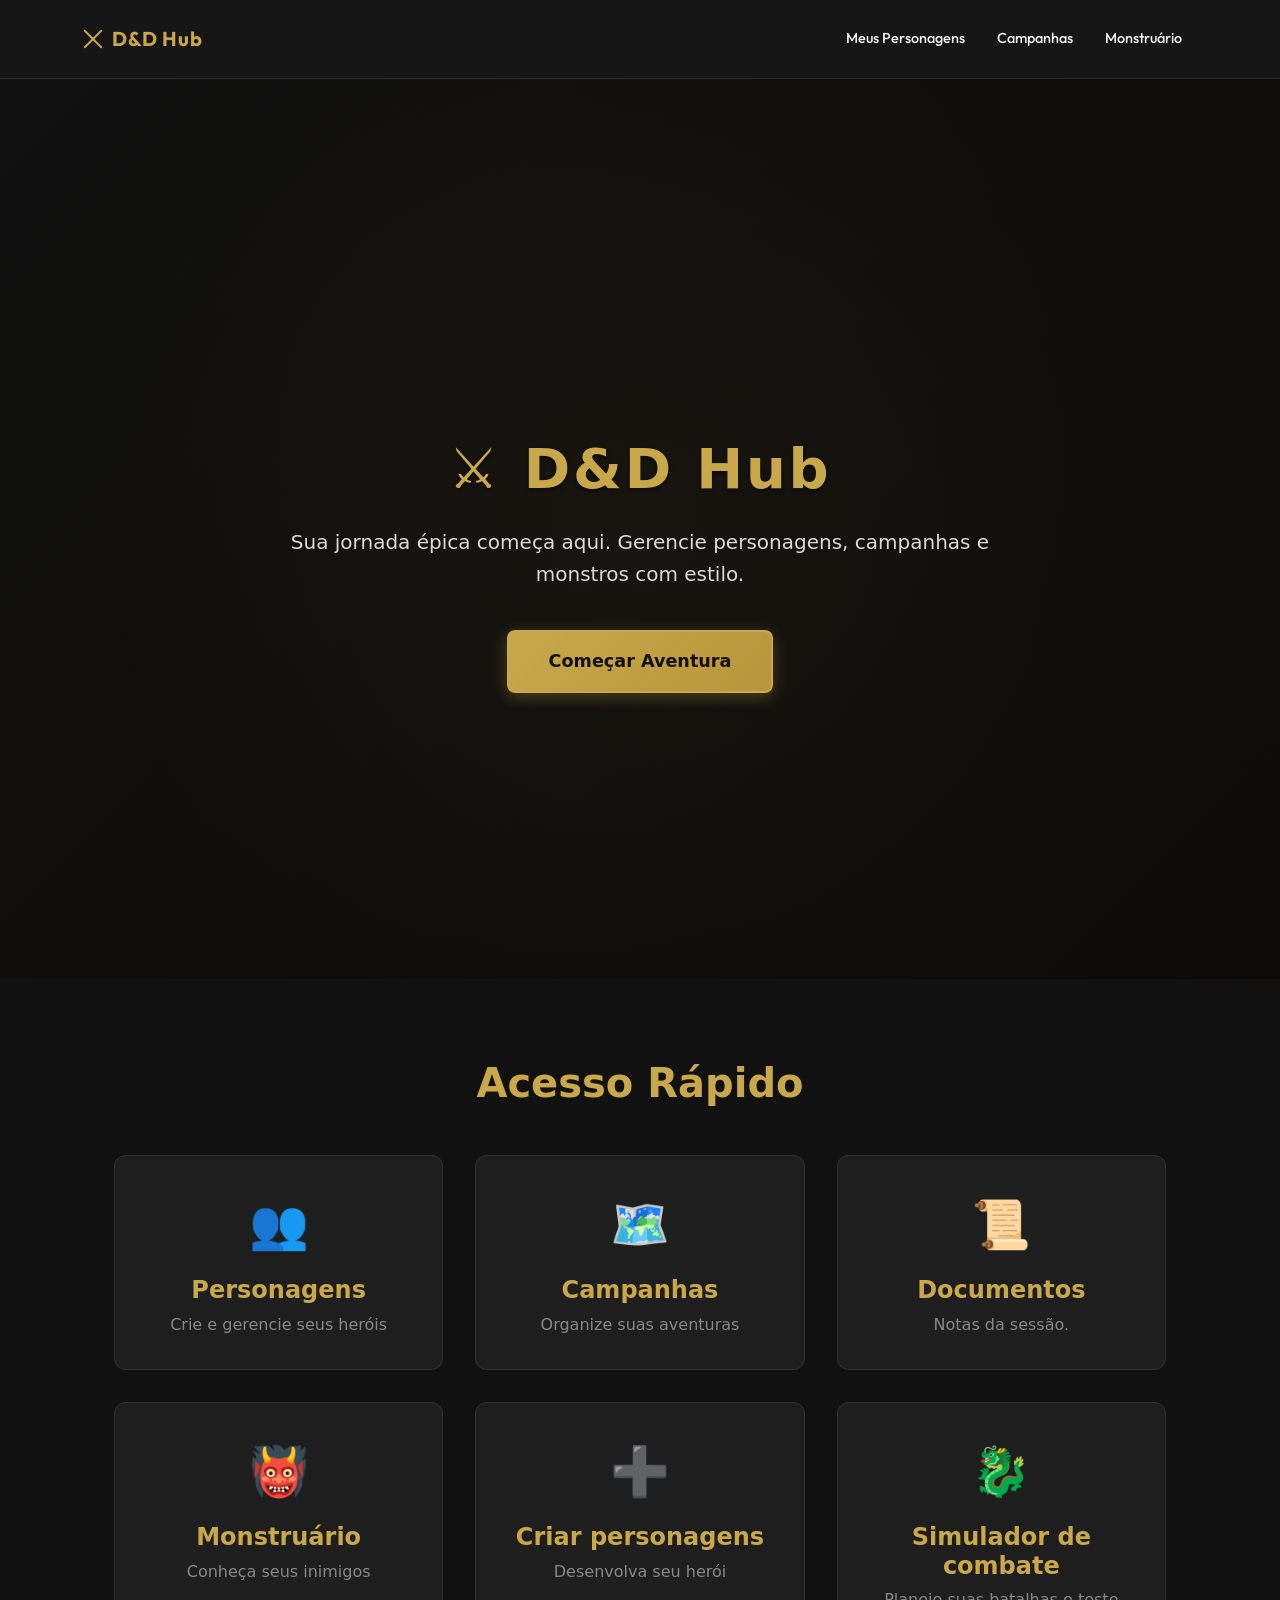
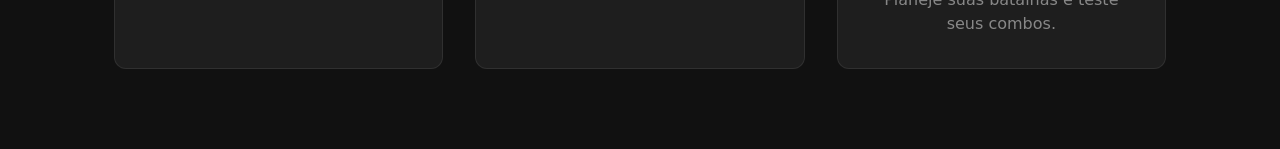
<file: index.html>
<!DOCTYPE html>
<html lang="pt-BR">
<head>
  <meta charset="UTF-8">
  <meta name="viewport" content="width=device-width, initial-scale=1.0">
  <title>D&D Hub Lite</title>
  <link rel="stylesheet" href="css/style.css">
  <link href="https://cdn.jsdelivr.net/npm/bootstrap@5.3.8/dist/css/bootstrap.min.css" rel="stylesheet" integrity="sha384-sRIl4kxILFvY47J16cr9ZwB07vP4J8+LH7qKQnuqkuIAvNWLzeN8tE5YBujZqJLB" crossorigin="anonymous">
</head>
<body>

  <nav class="navbar navbar-expand-lg dnd-navbar">
    <div class="container">

      <a class="navbar-brand" href="#">
        <!-- Ícone de espadas cruzadas simples -->
        <svg class="brand-icon" viewBox="0 0 24 24" fill="none" xmlns="http://www.w3.org/2000/svg">
          <line x1="3" y1="3" x2="21" y2="21" stroke="#c9a84c" stroke-width="2" stroke-linecap="round"/>
          <line x1="21" y1="3" x2="3" y2="21" stroke="#c9a84c" stroke-width="2" stroke-linecap="round"/>
          <circle cx="12" cy="12" r="2" fill="#c9a84c"/>
        </svg>
        D&amp;D Hub
      </a>

      <button class="navbar-toggler" type="button"
              data-bs-toggle="collapse" data-bs-target="#navbarMain"
              aria-controls="navbarMain" aria-expanded="false" aria-label="Abrir menu">
        <span class="navbar-toggler-icon"></span>
      </button>

      <div class="collapse navbar-collapse" id="navbarMain">
        <ul class="navbar-nav ms-auto">
          <li class="nav-item">
            <a class="nav-link" href="meus_personagens.html">Meus Personagens</a>
          </li>
          <li class="nav-item">
            <a class="nav-link" href="#">Campanhas</a>
          </li>
          <li class="nav-item">
            <a class="nav-link" href="#">Monstruário</a>
          </li>
        </ul>
      </div>

    </div>
  </nav>

  <main>
    <!-- SEÇÃO HERO -->
    <section class="hero-section">
      <div class="container">
        <div class="hero-content">
          <h1 class="hero-title">⚔️ D&D Hub</h1>
          <p class="hero-subtitle">Sua jornada épica começa aqui. Gerencie personagens, campanhas e monstros com estilo.</p>
          <div class="hero-actions">
            <a href="meus_personagens.html" class="btn-primary">Começar Aventura</a>
          </div>
        </div>
      </div>
    </section>

    <!-- SEÇÃO ACESSO RÁPIDO -->
    <section class="quick-access-section">
      <div class="container">
        <h2 class="section-title">Acesso Rápido</h2>
        <div class="quick-access-grid">
          <a href="meus_personagens.html" class="access-card">
            <div class="card-icon">👥</div>
            <h3>Personagens</h3>
            <p>Crie e gerencie seus heróis</p>
          </a>

          <a href="#" class="access-card">
            <div class="card-icon">🗺</div>
            <h3>Campanhas</h3>
            <p>Organize suas aventuras</p>
          </a>

          <a href="meus_personagens.html#dice-section" class="access-card">
            <div class="card-icon">📜</div>
            <h3>Documentos</h3>
            <p>Notas da sessão.</p>
          </a>

          <a href="#" class="access-card">
            <div class="card-icon">👹</div>
            <h3>Monstruário</h3>
            <p>Conheça seus inimigos</p>
          </a>
          <a href="#" class="access-card">
            <div class="card-icon">➕</div>
            <h3>Criar personagens</h3>
            <p>Desenvolva seu herói</p>
          </a>
          <a href="#" class="access-card">
            <div class="card-icon">🐉</div>
            <h3>Simulador de combate </h3>
            <p>Planeje suas batalhas e teste seus combos.</p>
          </a>
        </div>
      </div>
    </section>
  </main>

<script src="https://cdn.jsdelivr.net/npm/bootstrap@5.3.8/dist/js/bootstrap.bundle.min.js" integrity="sha384-FKyoEForCGlyvwx9Hj09JcYn3nv7wiPVlz7YYwJrWVcXK/BmnVDxM+D2scQbITxI" crossorigin="anonymous"></script>
</body>
</html>
</file>
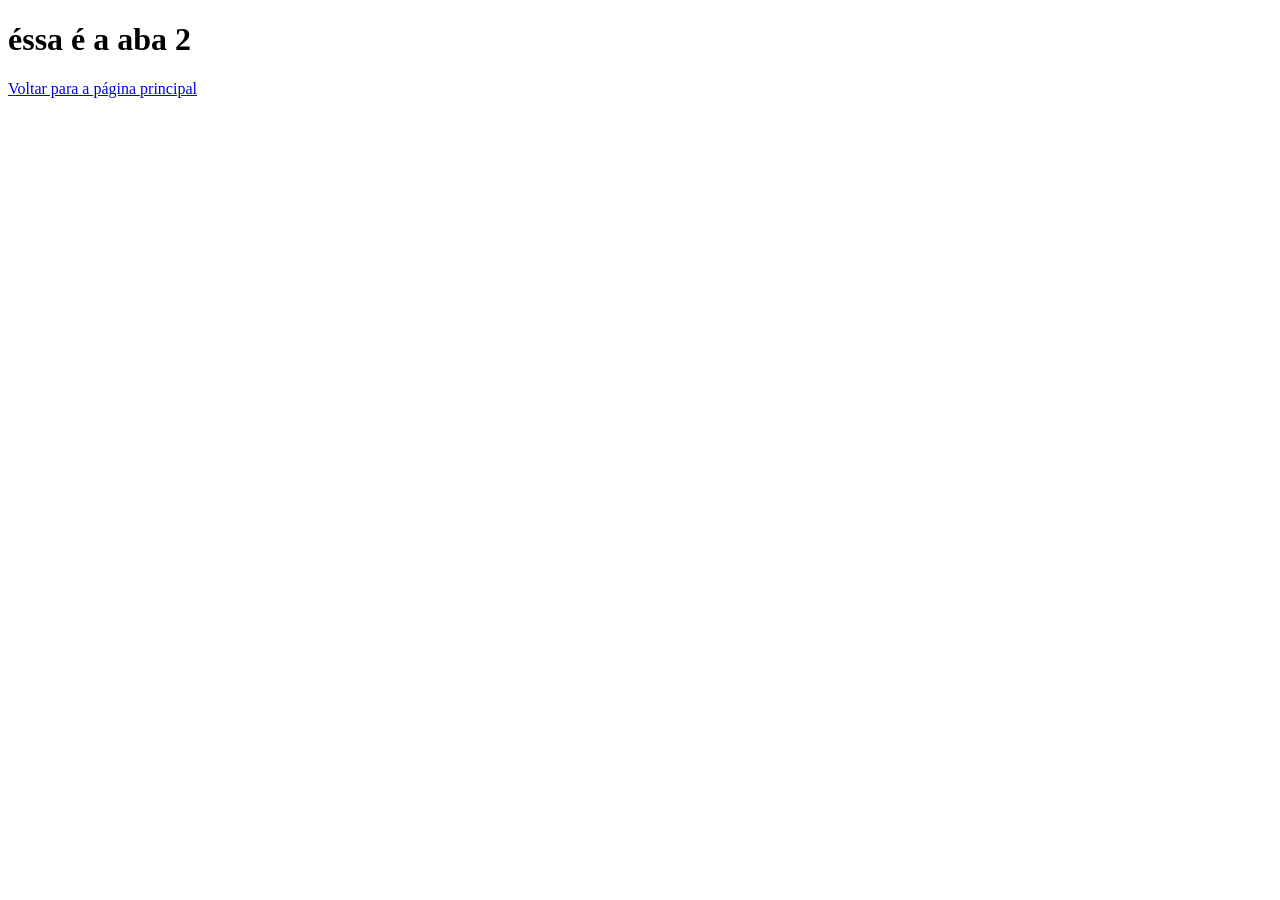
<file: aba2_teste.html>
<!DOCTYPE html>
<html lang="en">
<head>
    <meta charset="UTF-8">
    <meta name="viewport" content="width=device-width, initial-scale=1.0">
    <title>Document</title>
</head>
<body>
    <h1>éssa é a aba 2</h1>
    <a href="index.html">Voltar para a página principal</a>
</body>
</html>
</file>
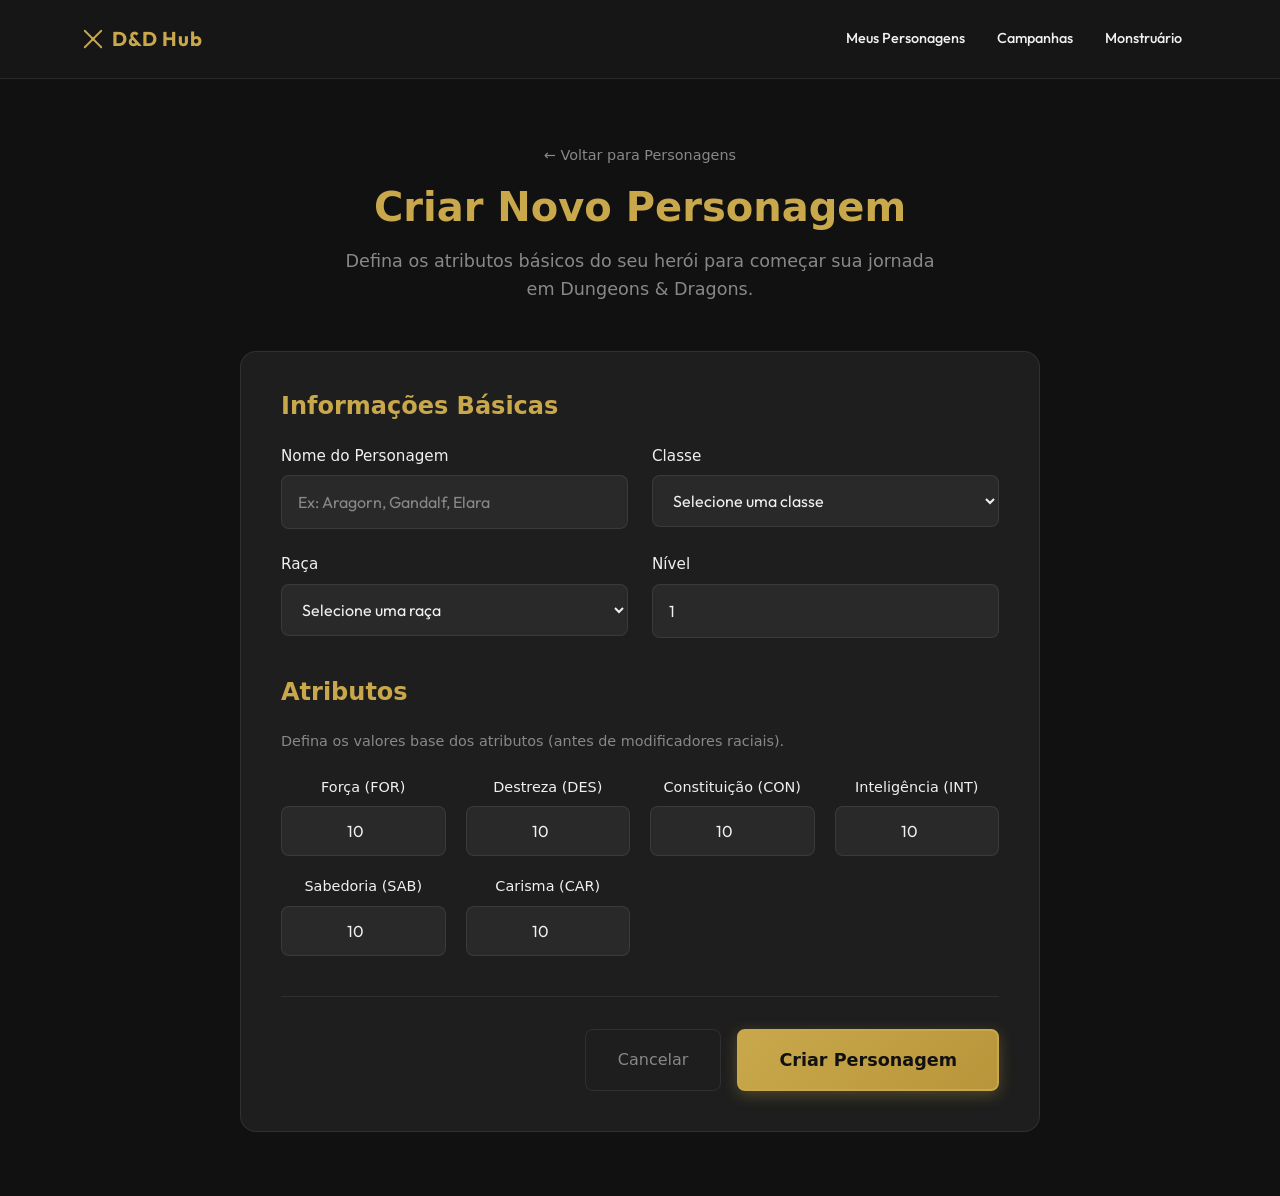
<file: criar_personagem.html>
<!DOCTYPE html>
<html lang="pt-BR">
<head>
  <meta charset="UTF-8">
  <meta name="viewport" content="width=device-width, initial-scale=1.0">
  <title>Criar Personagem - D&D Hub</title>
  <link rel="stylesheet" href="css/style.css">
  <link href="https://cdn.jsdelivr.net/npm/bootstrap@5.3.8/dist/css/bootstrap.min.css" rel="stylesheet" integrity="sha384-sRIl4kxILFvY47J16cr9ZwB07vP4J8+LH7qKQnuqkuIAvNWLzeN8tE5YBujZqJLB" crossorigin="anonymous">
</head>
<body>

  <nav class="navbar navbar-expand-lg dnd-navbar">
    <div class="container">

      <a class="navbar-brand" href="index.html">
        <!-- Ícone de espadas cruzadas simples -->
        <svg class="brand-icon" viewBox="0 0 24 24" fill="none" xmlns="http://www.w3.org/2000/svg">
          <line x1="3" y1="3" x2="21" y2="21" stroke="#c9a84c" stroke-width="2" stroke-linecap="round"/>
          <line x1="21" y1="3" x2="3" y2="21" stroke="#c9a84c" stroke-width="2" stroke-linecap="round"/>
          <circle cx="12" cy="12" r="2" fill="#c9a84c"/>
        </svg>
        D&amp;D Hub
      </a>

      <button class="navbar-toggler" type="button"
              data-bs-toggle="collapse" data-bs-target="#navbarMain"
              aria-controls="navbarMain" aria-expanded="false" aria-label="Abrir menu">
        <span class="navbar-toggler-icon"></span>
      </button>

      <div class="collapse navbar-collapse" id="navbarMain">
        <ul class="navbar-nav ms-auto">
          <li class="nav-item">
            <a class="nav-link" href="meus_personagens.html">Meus Personagens</a>
          </li>
          <li class="nav-item">
            <a class="nav-link" href="#">Campanhas</a>
          </li>
          <li class="nav-item">
            <a class="nav-link" href="#">Monstruário</a>
          </li>
        </ul>
      </div>

    </div>
  </nav>

  <main>
    <section class="create-character-page">
      <div class="container">
        <div class="create-header">
          <a href="meus_personagens.html" class="back-link">← Voltar para Personagens</a>
          <h1>Criar Novo Personagem</h1>
          <p>Defina os atributos básicos do seu herói para começar sua jornada em Dungeons & Dragons.</p>
        </div>

        <form id="character-form" class="character-form">
          <div class="form-section">
            <h2>Informações Básicas</h2>
            <div class="form-row">
              <div class="form-group">
                <label for="character-name">Nome do Personagem</label>
                <input type="text" id="character-name" name="name" placeholder="Ex: Aragorn, Gandalf, Elara" required>
              </div>
              <div class="form-group">
                <label for="character-class">Classe</label>
                <select id="character-class" name="class" required>
                  <option value="" >Selecione uma classe</option>
                  <option value="guerreiro">Guerreiro</option>
                  <option value="mago">Mago</option>
                  <option value="ladrao">Ladrão</option>
                  <option value="clerigo">Clérigo</option>
                  <option value="paladino">Paladino</option>
                  <option value="barbaro">Bárbaro</option>
                  <option value="bardo">Bardo</option>
                  <option value="druida">Druida</option>
                  <option value="feiticeiro">Feiticeiro</option>
                  <option value="monge">Monge</option>
                  <option value="patrulheiro">Patrulheiro</option>
                  <option value="bruxo">Bruxo</option>
                </select>
              </div>
            </div>

            <div class="form-row">
              <div class="form-group">
                <label for="character-race">Raça</label>
                <select id="character-race" name="race" required>
                  <option value="">Selecione uma raça</option>
                  <option value="humano">Humano</option>
                  <option value="elfo">Elfo</option>
                  <option value="anao">Anão</option>
                  <option value="halfling">Halfling</option>
                  <option value="gnomo">Gnomo</option>
                  <option value="meio-elfo">Meio-Elfo</option>
                  <option value="meio-orc">Meio-Orc</option>
                  <option value="tiefling">Tiefling</option>
                  <option value="draconato">Draconato</option>
                </select>
              </div>
              <div class="form-group">
                <label for="character-level">Nível</label>
                <input type="number" id="character-level" name="level" min="1" max="20" value="1" required>
              </div>
            </div>
          </div>

          <div class="form-section">
            <h2>Atributos</h2>
            <p class="form-note">Defina os valores base dos atributos (antes de modificadores raciais).</p>

            <div class="attributes-grid">
              <div class="attribute-group">
                <label for="character-str">Força (FOR)</label>
                <input type="number" id="character-str" name="str" min="1" max="20" value="10" required>
              </div>
              <div class="attribute-group">
                <label for="character-dex">Destreza (DES)</label>
                <input type="number" id="character-dex" name="dex" min="1" max="20" value="10" required>
              </div>
              <div class="attribute-group">
                <label for="character-con">Constituição (CON)</label>
                <input type="number" id="character-con" name="con" min="1" max="20" value="10" required>
              </div>
              <div class="attribute-group">
                <label for="character-int">Inteligência (INT)</label>
                <input type="number" id="character-int" name="int" min="1" max="20" value="10" required>
              </div>
              <div class="attribute-group">
                <label for="character-wis">Sabedoria (SAB)</label>
                <input type="number" id="character-wis" name="wis" min="1" max="20" value="10" required>
              </div>
              <div class="attribute-group">
                <label for="character-cha">Carisma (CAR)</label>
                <input type="number" id="character-cha" name="cha" min="1" max="20" value="10" required>
              </div>
            </div>
          </div>

          <div class="form-actions">
            <button type="button" id="btn-cancel" class="btn-secondary">Cancelar</button>
            <button type="submit" id="btn-criar-personagem" class="btn-primary">Criar Personagem</button>
          </div>
        </form>
      </div>
    </section>
  </main>
  <script src="javascript/script.js"></script>
  <script src="https://cdn.jsdelivr.net/npm/bootstrap@5.3.8/dist/js/bootstrap.bundle.min.js" 
  integrity="sha384-FKyoEForCGlyvwx9Hj09JcYn3nv7wiPVlz7YYwJrWVcXK/BmnVDxM+D2scQbITxI" 
  crossorigin="anonymous"></script>
</html>
</file>
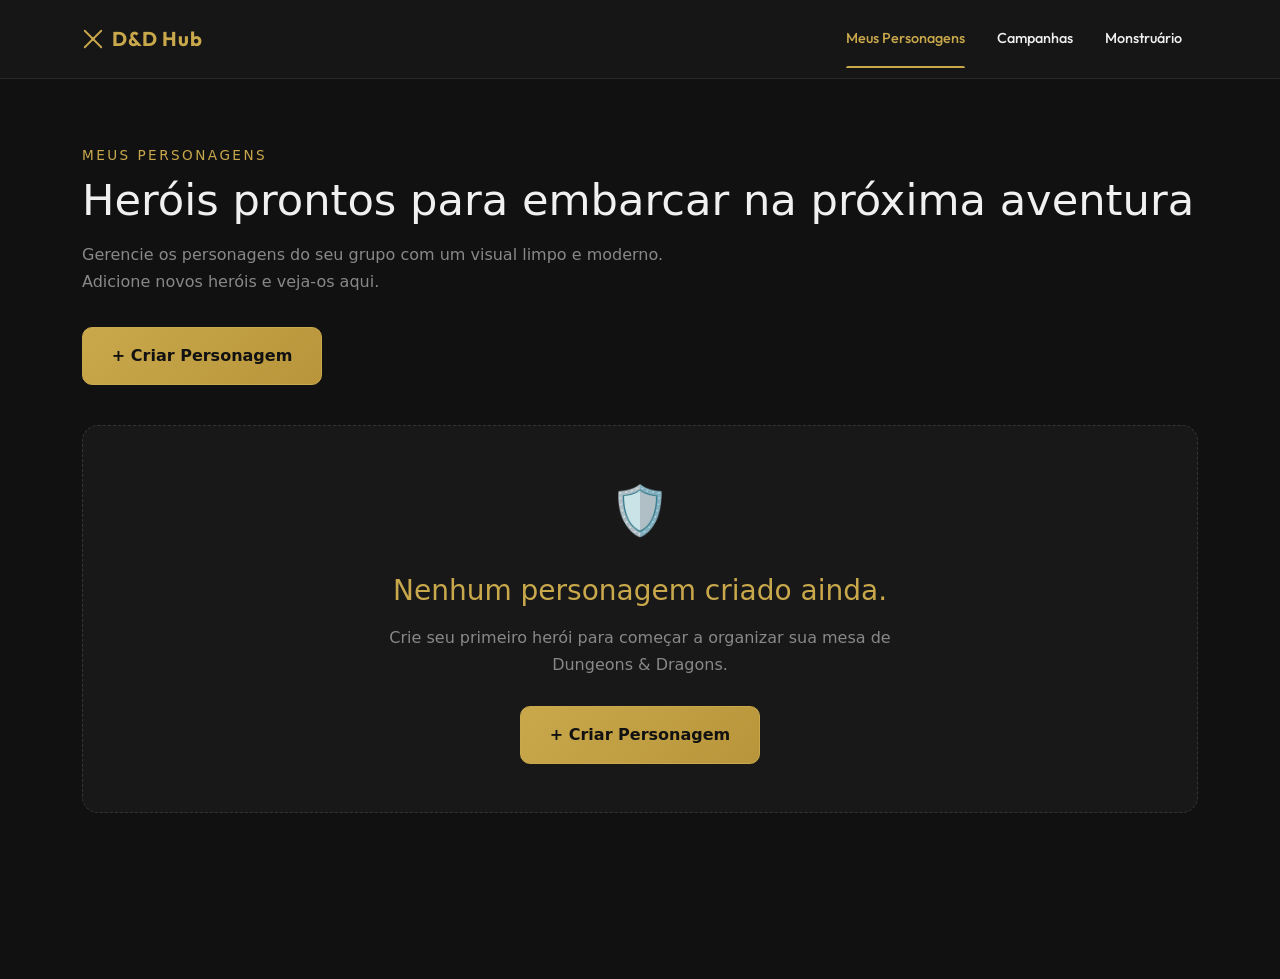
<file: meus_personagens.html>
<!DOCTYPE html>
<html lang="pt-BR">
<head>
  <meta charset="UTF-8">
  <meta name="viewport" content="width=device-width, initial-scale=1.0">
  <title>Meus Personagens - D&D Hub</title>
  <link rel="stylesheet" href="css/style.css">
  <link href="https://cdn.jsdelivr.net/npm/bootstrap@5.3.8/dist/css/bootstrap.min.css" rel="stylesheet" integrity="sha384-sRIl4kxILFvY47J16cr9ZwB07vP4J8+LH7qKQnuqkuIAvNWLzeN8tE5YBujZqJLB" crossorigin="anonymous">
</head>
<body>

  <nav class="navbar navbar-expand-lg dnd-navbar">
    <div class="container">

      <a class="navbar-brand" href="index.html">
        <!-- Ícone de espadas cruzadas simples -->
        <svg class="brand-icon" viewBox="0 0 24 24" fill="none" xmlns="http://www.w3.org/2000/svg">
          <line x1="3" y1="3" x2="21" y2="21" stroke="#c9a84c" stroke-width="2" stroke-linecap="round"/>
          <line x1="21" y1="3" x2="3" y2="21" stroke="#c9a84c" stroke-width="2" stroke-linecap="round"/>
          <circle cx="12" cy="12" r="2" fill="#c9a84c"/>
        </svg>
        D&amp;D Hub
      </a>

      <button class="navbar-toggler" type="button"
              data-bs-toggle="collapse" data-bs-target="#navbarMain"
              aria-controls="navbarMain" aria-expanded="false" aria-label="Abrir menu">
        <span class="navbar-toggler-icon"></span>
      </button>

      <div class="collapse navbar-collapse" id="navbarMain">
        <ul class="navbar-nav ms-auto">
          <li class="nav-item">
            <a class="nav-link active" href="meus_personagens.html">Meus Personagens</a>
          </li>
          <li class="nav-item">
            <a class="nav-link" href="#">Campanhas</a>
          </li>
          <li class="nav-item">
            <a class="nav-link" href="#">Monstruário</a>
          </li>
        </ul>
      </div>

    </div>
  </nav>


  <main>
    <section id="characters-section" class="characters-page">
      <div class="container">
        <div class="characters-header">
          <div>
            <span class="section-label">Meus Personagens</span>
            <h1>Heróis prontos para embarcar na próxima aventura</h1>
            <p>Gerencie os personagens do seu grupo com um visual limpo e moderno. Adicione novos heróis e veja-os aqui.</p>
          </div>
          <a href="criar_personagem.html" class="create-button">+ Criar Personagem</a>
        </div>

        <div id="characters-list" class="characters-list">
          <div class="empty-state">
            <span class="empty-icon">🛡️</span>
            <h2>Nenhum personagem criado ainda.</h2>
            <p>Crie seu primeiro herói para começar a organizar sua mesa de Dungeons & Dragons.</p>
            <a href="criar_personagem.html" class="create-button">+ Criar Personagem</a>
          </div>

          <!-- Exemplo de cards quando houver personagens
          <div class="characters-grid">
            <article class="character-card">
              <h3>Arion Tempesf</h3>
              <small>Paladino</small>
              <div class="character-meta">
                <span>Nível 6</span>
                <span>Humano</span>
              </div>
            </article>
            <article class="character-card">
              <h3>Lyra Sombraluna</h3>
              <small>Bruxa</small>
              <div class="character-meta">
                <span>Nível 5</span>
                <span>Elfa</span>
              </div>
            </article>
          </div>
          -->
        </div>
      </div>
    </section>
  </main>

  <script src="https://cdn.jsdelivr.net/npm/bootstrap@5.3.8/dist/js/bootstrap.bundle.min.js" integrity="sha384-FKyoEForCGlyvwx9Hj09JcYn3nv7wiPVlz7YYwJrWVcXK/BmnVDxM+D2scQbITxI" crossorigin="anonymous"></script>
</body>
</html>
</file>
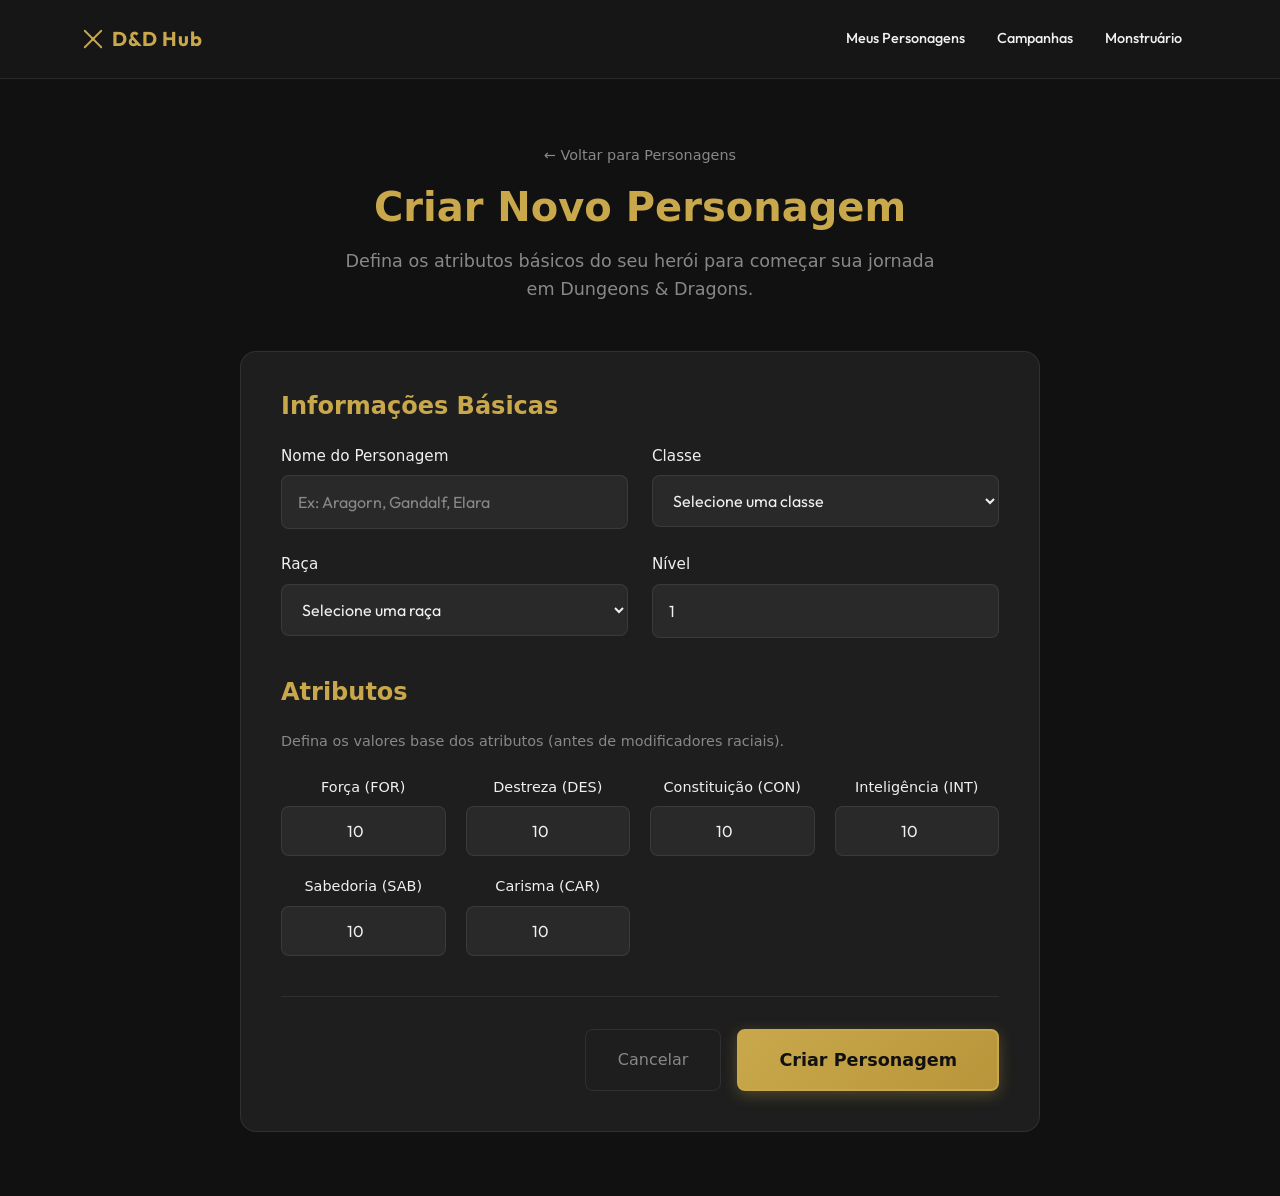
<file: _legado/criar_personagem.html>
<!DOCTYPE html>
<html lang="pt-BR">
<head>
  <meta charset="UTF-8">
  <meta name="viewport" content="width=device-width, initial-scale=1.0">
  <title>Criar Personagem - D&D Hub</title>
  <link rel="stylesheet" href="css/style.css">
  <link href="https://cdn.jsdelivr.net/npm/bootstrap@5.3.8/dist/css/bootstrap.min.css" rel="stylesheet" integrity="sha384-sRIl4kxILFvY47J16cr9ZwB07vP4J8+LH7qKQnuqkuIAvNWLzeN8tE5YBujZqJLB" crossorigin="anonymous">
</head>
<body>

  <nav class="navbar navbar-expand-lg dnd-navbar">
    <div class="container">

      <a class="navbar-brand" href="index.html">
        <!-- Ícone de espadas cruzadas simples -->
        <svg class="brand-icon" viewBox="0 0 24 24" fill="none" xmlns="http://www.w3.org/2000/svg">
          <line x1="3" y1="3" x2="21" y2="21" stroke="#c9a84c" stroke-width="2" stroke-linecap="round"/>
          <line x1="21" y1="3" x2="3" y2="21" stroke="#c9a84c" stroke-width="2" stroke-linecap="round"/>
          <circle cx="12" cy="12" r="2" fill="#c9a84c"/>
        </svg>
        D&amp;D Hub
      </a>

      <button class="navbar-toggler" type="button"
              data-bs-toggle="collapse" data-bs-target="#navbarMain"
              aria-controls="navbarMain" aria-expanded="false" aria-label="Abrir menu">
        <span class="navbar-toggler-icon"></span>
      </button>

      <div class="collapse navbar-collapse" id="navbarMain">
        <ul class="navbar-nav ms-auto">
          <li class="nav-item">
            <a class="nav-link" href="meus_personagens.html">Meus Personagens</a>
          </li>
          <li class="nav-item">
            <a class="nav-link" href="#">Campanhas</a>
          </li>
          <li class="nav-item">
            <a class="nav-link" href="#">Monstruário</a>
          </li>
        </ul>
      </div>

    </div>
  </nav>

  <main>
    <section class="create-character-page">
      <div class="container">
        <div class="create-header">
          <a href="meus_personagens.html" class="back-link">← Voltar para Personagens</a>
          <h1>Criar Novo Personagem</h1>
          <p>Defina os atributos básicos do seu herói para começar sua jornada em Dungeons & Dragons.</p>
        </div>

        <form id="character-form" class="character-form">
          <div class="form-section">
            <h2>Informações Básicas</h2>
            <div class="form-row">
              <div class="form-group">
                <label for="character-name">Nome do Personagem</label>
                <input type="text" id="character-name" name="name" placeholder="Ex: Aragorn, Gandalf, Elara" required>
              </div>
              <div class="form-group">
                <label for="character-class">Classe</label>
                <select id="character-class" name="class" required>
                  <option value="">Selecione uma classe</option>
                  <option value="guerreiro">Guerreiro</option>
                  <option value="mago">Mago</option>
                  <option value="ladrao">Ladrão</option>
                  <option value="clerigo">Clérigo</option>
                  <option value="paladino">Paladino</option>
                  <option value="barbaro">Bárbaro</option>
                  <option value="bardo">Bardo</option>
                  <option value="druida">Druida</option>
                  <option value="feiticeiro">Feiticeiro</option>
                  <option value="monge">Monge</option>
                  <option value="patrulheiro">Patrulheiro</option>
                  <option value="bruxo">Bruxo</option>
                </select>
              </div>
            </div>

            <div class="form-row">
              <div class="form-group">
                <label for="character-race">Raça</label>
                <select id="character-race" name="race" required>
                  <option value="">Selecione uma raça</option>
                  <option value="humano">Humano</option>
                  <option value="elfo">Elfo</option>
                  <option value="anao">Anão</option>
                  <option value="halfling">Halfling</option>
                  <option value="gnomo">Gnomo</option>
                  <option value="meio-elfo">Meio-Elfo</option>
                  <option value="meio-orc">Meio-Orc</option>
                  <option value="tiefling">Tiefling</option>
                  <option value="draconato">Draconato</option>
                </select>
              </div>
              <div class="form-group">
                <label for="character-level">Nível</label>
                <input type="number" id="character-level" name="level" min="1" max="20" value="1" required>
              </div>
            </div>
          </div>

          <div class="form-section">
            <h2>Atributos</h2>
            <p class="form-note">Defina os valores base dos atributos (antes de modificadores raciais).</p>

            <div class="attributes-grid">
              <div class="attribute-group">
                <label for="character-str">Força (FOR)</label>
                <input type="number" id="character-str" name="str" min="1" max="20" value="10" required>
              </div>
              <div class="attribute-group">
                <label for="character-dex">Destreza (DES)</label>
                <input type="number" id="character-dex" name="dex" min="1" max="20" value="10" required>
              </div>
              <div class="attribute-group">
                <label for="character-con">Constituição (CON)</label>
                <input type="number" id="character-con" name="con" min="1" max="20" value="10" required>
              </div>
              <div class="attribute-group">
                <label for="character-int">Inteligência (INT)</label>
                <input type="number" id="character-int" name="int" min="1" max="20" value="10" required>
              </div>
              <div class="attribute-group">
                <label for="character-wis">Sabedoria (SAB)</label>
                <input type="number" id="character-wis" name="wis" min="1" max="20" value="10" required>
              </div>
              <div class="attribute-group">
                <label for="character-cha">Carisma (CAR)</label>
                <input type="number" id="character-cha" name="cha" min="1" max="20" value="10" required>
              </div>
            </div>
          </div>

          <div class="form-actions">
            <button type="button" id="btn-cancel" class="btn-secondary">Cancelar</button>
            <button type="submit" id="btn-criar-personagem" class="btn-primary">Criar Personagem</button>
          </div>
        </form>
      </div>
    </section>
  </main>

  <script src="https://cdn.jsdelivr.net/npm/bootstrap@5.3.8/dist/js/bootstrap.bundle.min.js" integrity="sha384-FKyoEForCGlyvwx9Hj09JcYn3nv7wiPVlz7YYwJrWVcXK/BmnVDxM+D2scQbITxI" crossorigin="anonymous"></script>
</body>
</html>
</file>
<file: css/style.css>
/* css/style.css */

@import url('https://fonts.googleapis.com/css2?family=Outfit:wght@400;500;600;700&display=swap');

:root {
  --bg-dark: #111111;
  --bg-card: #1e1e1e;
  --gold: #c9a84c;
  --text-primary: #f0f0f0;
  --text-muted: #888;
  --border: rgba(255,255,255,0.08);
}

* {
  box-sizing: border-box;
}

body {
  background-color: var(--bg-dark);
  font-family: 'Outfit', sans-serif;
  color: var(--text-primary);
  margin: 0;
  padding: 0;
  min-height: 100vh;
}

/* ── Navbar ── */
.dnd-navbar {
  background-color: #161616;
  border-bottom: 1px solid var(--border);
  padding: 0;
}

.dnd-navbar .navbar-brand {
  font-family: 'Outfit', sans-serif;
  font-weight: 700;
  font-size: 1.25rem;
  color: var(--gold) !important;
  letter-spacing: 0.04em;
  display: flex;
  align-items: center;
  gap: 8px;
  padding: 16px 0;
}

.brand-icon {
  width: 22px;
  height: 22px;
}

.dnd-navbar .navbar-toggler {
  border: 1px solid var(--border);
  border-radius: 6px;
  padding: 6px 10px;
}

.dnd-navbar .navbar-toggler:focus {
  box-shadow: none;
}

.dnd-navbar .navbar-toggler-icon {
  background-image: url("data:image/svg+xml,%3Csvg xmlns='http://www.w3.org/2000/svg' viewBox='0 0 30 30'%3E%3Cpath stroke='rgba(240,240,240,0.7)' stroke-width='2' d='M4 7h22M4 15h22M4 23h22'/%3E%3C/svg%3E");
}

.dnd-navbar .nav-link {
  font-family: 'Outfit', sans-serif;
  font-size: 0.9rem;
  font-weight: 500;
  color: var(--text-primary) !important;
  padding: 18px 16px !important;
  position: relative;
  transition: color 0.2s;
}

.dnd-navbar .nav-link:hover {
  color: var(--gold) !important;
}

.dnd-navbar .nav-link.active {
  color: var(--gold) !important;
}

.dnd-navbar .nav-link::after {
  content: '';
  position: absolute;
  bottom: 0;
  left: 16px;
  right: 16px;
  height: 2px;
  background-color: var(--gold);
  border-radius: 2px 2px 0 0;
  transform: scaleX(0);
  transition: transform 0.25s ease;
}

.dnd-navbar .nav-link:hover::after,
.dnd-navbar .nav-link.active::after {
  transform: scaleX(1);
}

@media (max-width: 991px) {
  .dnd-navbar .nav-link {
    padding: 12px 4px !important;
    border-bottom: 1px solid var(--border);
  }

  .dnd-navbar .nav-link::after {
    display: none;
  }

  .navbar-collapse {
    border-top: 1px solid var(--border);
    margin-top: 4px;
    padding-bottom: 8px;
  }
}

/* ── Hero Section ── */
.hero-section {
  min-height: 100vh;
  display: flex;
  align-items: center;
  justify-content: center;
  background: linear-gradient(135deg, var(--bg-dark) 0%, #0d0a08 100%);
  position: relative;
  padding-top: 70px; /* Altura da navbar */
  box-sizing: border-box;
}

.hero-section::before {
  content: '';
  position: absolute;
  top: 0;
  left: 0;
  right: 0;
  bottom: 0;
  background: radial-gradient(circle at center, rgba(201, 168, 76, 0.05) 0%, transparent 70%);
  pointer-events: none;
}

.hero-content {
  text-align: center;
  max-width: 800px;
  padding: 2rem;
  position: relative;
  z-index: 1;
  width: 100%;
  margin: 0 auto;
}

.hero-section .container {
  max-width: 1200px;
  margin: 0 auto !important;
  padding: 0 15px;
  width: 100%;
}

.hero-title {
  font-size: 3.5rem;
  font-weight: 700;
  color: var(--gold);
  margin-bottom: 1.5rem;
  text-shadow: 0 2px 4px rgba(0, 0, 0, 0.5);
  letter-spacing: 0.05em;
}

.hero-subtitle {
  font-size: 1.25rem;
  color: var(--text-primary);
  margin-bottom: 2.5rem;
  line-height: 1.6;
  opacity: 0.9;
}

.hero-actions {
  margin-top: 2rem;
}

.btn-primary {
  display: inline-block;
  background: linear-gradient(135deg, var(--gold), #b8953a);
  color: var(--bg-dark);
  padding: 1rem 2.5rem;
  font-size: 1.1rem;
  font-weight: 600;
  text-decoration: none;
  border-radius: 8px;
  transition: all 0.3s ease;
  box-shadow: 0 4px 15px rgba(201, 168, 76, 0.3);
  border: 2px solid var(--gold);
}

.btn-primary:hover {
  transform: translateY(-2px);
  box-shadow: 0 8px 25px rgba(201, 168, 76, 0.4);
  background: linear-gradient(135deg, #b8953a, var(--gold));
}

/* ── Quick Access Section ── */
.quick-access-section {
  padding: 5rem 0;
  background-color: var(--bg-dark);
}

.section-title {
  font-size: 2.5rem;
  color: var(--gold);
  text-align: center;
  margin-bottom: 3rem;
  font-weight: 600;
}

.quick-access-grid {
  display: grid;
  grid-template-columns: repeat(auto-fit, minmax(280px, 1fr));
  gap: 2rem;
  max-width: 1200px;
  margin: 0 auto;
  padding: 0 2rem;
}

.access-card {
  background-color: var(--bg-card);
  border: 1px solid var(--border);
  border-radius: 12px;
  padding: 2rem;
  text-align: center;
  text-decoration: none;
  transition: all 0.3s ease;
  cursor: pointer;
  position: relative;
  overflow: hidden;
}

.access-card::before {
  content: '';
  position: absolute;
  top: 0;
  left: -100%;
  width: 100%;
  height: 100%;
  background: linear-gradient(90deg, transparent, rgba(201, 168, 76, 0.1), transparent);
  transition: left 0.5s;
}

.access-card:hover::before {
  left: 100%;
}

.access-card:hover {
  transform: translateY(-5px);
  box-shadow: 0 10px 30px rgba(201, 168, 76, 0.2);
  border-color: var(--gold);
}

.card-icon {
  font-size: 3rem;
  margin-bottom: 1rem;
  display: block;
}

.access-card h3 {
  font-size: 1.5rem;
  color: var(--gold);
  margin-bottom: 0.5rem;
  font-weight: 600;
}

.access-card p {
  color: var(--text-muted);
  font-size: 1rem;
  line-height: 1.5;
  margin: 0;
}

/* ── Characters Page ── */
.characters-page {
  padding: 4rem 0;
  background-color: var(--bg-dark);
  height: 100vh;
}

.characters-header {
  display: flex;
  justify-content: space-between;
  align-items: center;
  gap: 2rem;
  margin-bottom: 2.5rem;
  flex-wrap: wrap;

}

.section-label {
  display: inline-block;
  text-transform: uppercase;
  letter-spacing: 0.18em;
  color: var(--gold);
  font-size: 0.85rem;
  margin-bottom: 0.75rem;
}

.characters-header h1 {
  font-size: 2.7rem;
  margin: 0;
  color: var(--text-primary);
  line-height: 1.1;
}

.characters-header p {
  color: var(--text-muted);
  max-width: 620px;
  margin: 1rem 0 0;
  line-height: 1.7;
}

.create-button {
  display: inline-flex;
  align-items: center;
  justify-content: center;
  background: linear-gradient(135deg, var(--gold), #b8953a);
  color: var(--bg-dark);
  padding: 1rem 1.8rem;
  border-radius: 10px;
  border: 1px solid var(--gold);
  text-decoration: none;
  font-weight: 700;
  transition: transform 0.2s ease, box-shadow 0.2s ease;
}

.create-button:hover {
  transform: translateY(-2px);
  box-shadow: 0 12px 24px rgba(201, 168, 76, 0.25);
}

.characters-list {
  display: grid;
  gap: 1.5rem;
}

.characters-grid {
  display: grid;
  grid-template-columns: repeat(auto-fit, minmax(260px, 1fr));
  gap: 1.5rem;
}

.character-card {
  background-color: var(--bg-card);
  border: 1px solid var(--border);
  border-radius: 16px;
  padding: 1.75rem;
  transition: transform 0.25s ease, box-shadow 0.25s ease, border-color 0.25s ease;
}

.character-card:hover {
  transform: translateY(-4px);
  border-color: var(--gold);
  box-shadow: 0 12px 30px rgba(201, 168, 76, 0.15);
}

.character-card h3 {
  margin: 0 0 0.5rem;
  font-size: 1.35rem;
  color: var(--gold);
}

.character-card small {
  display: block;
  margin-bottom: 1rem;
  color: var(--text-muted);
}

.character-meta {
  display: flex;
  gap: 0.75rem;
  flex-wrap: wrap;
}

.character-meta span {
  background: rgba(255, 255, 255, 0.04);
  color: var(--text-primary);
  border-radius: 999px;
  padding: 0.55rem 0.9rem;
  font-size: 0.95rem;
}

.empty-state {
  background: rgba(255, 255, 255, 0.03);
  border: 1px dashed rgba(255, 255, 255, 0.12);
  border-radius: 16px;
  padding: 3rem 2rem;
  text-align: center;
}

.empty-icon {
  display: inline-block;
  font-size: 3rem;
  margin-bottom: 1rem;
}

.empty-state h2 {
  margin: 0.75rem 0 1rem;
  font-size: 1.75rem;
  color: var(--gold);
}

.empty-state p {
  color: var(--text-muted);
  max-width: 540px;
  margin: 0 auto 1.75rem;
  line-height: 1.7;
}

@media (max-width: 768px) {
  .characters-header {
    flex-direction: column;
    align-items: flex-start;
  }

  .characters-header h1 {
    font-size: 2.2rem;
  }

  .create-button {
    width: 100%;
    justify-content: center;
  }
}

@media (max-width: 480px) {
  .characters-header h1 {
    font-size: 2rem;
  }

  .empty-state {
    padding: 2.25rem 1.5rem;
  }
}

/* ── Responsividade ── */
@media (max-width: 768px) {
  .hero-title {
    font-size: 2.5rem;
  }

  .hero-subtitle {
    font-size: 1.1rem;
  }

  .hero-content {
    padding: 1rem;
  }

  .hero-section {
    padding-top: 80px; /* Altura maior da navbar no mobile */
  }

  .section-title {
    font-size: 2rem;
  }

  .quick-access-grid {
    grid-template-columns: 1fr;
    gap: 1.5rem;
    padding: 0 1rem;
  }

  .access-card {
    padding: 1.5rem;
  }

  .btn-primary {
    padding: 0.875rem 2rem;
    font-size: 1rem;
  }
}

@media (max-width: 480px) {
  .hero-content {
    padding: 1rem;
  }

  .hero-title {
    font-size: 2rem;
  }

  .quick-access-grid {
    padding: 0 0.5rem;
  }
}

/* ── Create Character Page ── */
.create-character-page {
  padding: 4rem 0;
  background-color: var(--bg-dark);
}

.create-header {
  text-align: center;
  margin-bottom: 3rem;
}

.back-link {
  display: inline-block;
  color: var(--text-muted);
  text-decoration: none;
  font-size: 0.9rem;
  margin-bottom: 1rem;
  transition: color 0.2s;
}

.back-link:hover {
  color: var(--gold);
}

.create-header h1 {
  font-size: 2.5rem;
  color: var(--gold);
  margin: 0 0 1rem;
  font-weight: 600;
}

.create-header p {
  color: var(--text-muted);
  font-size: 1.1rem;
  max-width: 600px;
  margin: 0 auto;
  line-height: 1.6;
}

.character-form {
  background-color: var(--bg-card);
  border: 1px solid var(--border);
  border-radius: 16px;
  padding: 2.5rem;
  max-width: 800px;
  margin: 0 auto;
  
}

.form-section {
  margin-bottom: 2.5rem;
}

.form-section h2 {
  color: var(--gold);
  font-size: 1.5rem;
  margin: 0 0 1.5rem;
  font-weight: 600;
}

.form-note {
  color: var(--text-muted);
  font-size: 0.9rem;
  margin-bottom: 1.5rem;
  line-height: 1.5;
}

.form-row {
  display: grid;
  grid-template-columns: 1fr 1fr;
  gap: 1.5rem;
  margin-bottom: 1.5rem;
}

.form-group {
  display: flex;
  flex-direction: column;;
}

.form-group label {
  color: var(--text-primary);
  font-weight: 500;
  margin-bottom: 0.5rem;
  font-size: 0.95rem;
}

.form-group input,
.form-group select {
  background-color: rgba(255, 255, 255, 0.05);
  border: 1px solid var(--border);
  border-radius: 8px;
  padding: 0.875rem 1rem;
  color: var(--text-primary);
  font-family: 'Outfit', sans-serif;
  font-size: 1rem;
  transition: border-color 0.2s, box-shadow 0.2s;
}

.form-group input:focus,
.form-group select:focus {
  outline: none;
  border-color: var(--gold);
  box-shadow: 0 0 0 3px rgba(201, 168, 76, 0.1);
  
}

.form-group input::placeholder {
  color: var(--text-muted);
}
.form-group select option { 
  color: black;
}
.attributes-grid {
  display: grid;
  grid-template-columns: repeat(auto-fit, minmax(140px, 1fr));
  gap: 1.25rem;
}

.attribute-group {
  display: flex;
  flex-direction: column;
}

.attribute-group label {
  color: var(--text-primary);
  font-weight: 500;
  margin-bottom: 0.5rem;
  font-size: 0.9rem;
  text-align: center;
}

.attribute-group input {
  background-color: rgba(255, 255, 255, 0.05);
  border: 1px solid var(--border);
  border-radius: 8px;
  padding: 0.75rem;
  color: var(--text-primary);
  font-family: 'Outfit', sans-serif;
  font-size: 1rem;
  text-align: center;
  transition: border-color 0.2s, box-shadow 0.2s;
}

.attribute-group input:focus {
  outline: none;
  border-color: var(--gold);
  box-shadow: 0 0 0 3px rgba(201, 168, 76, 0.1);
}

.form-actions {
  display: flex;
  gap: 1rem;
  justify-content: flex-end;
  margin-top: 2rem;
  padding-top: 2rem;
  border-top: 1px solid var(--border);
}

.btn-secondary {
  display: inline-block;
  background: transparent;
  color: var(--text-muted);
  padding: 1rem 2rem;
  font-size: 1rem;
  font-weight: 500;
  text-decoration: none;
  border-radius: 8px;
  border: 1px solid var(--border);
  transition: all 0.2s ease;
  cursor: pointer;
}

.btn-secondary:hover {
  color: var(--text-primary);
  border-color: var(--text-primary);
  background: rgba(255, 255, 255, 0.05);
}

/* ── Responsividade Create Character ── */
@media (max-width: 768px) {
  .create-character-page {
    padding: 2rem 0;
  }

  .character-form {
    padding: 2rem 1.5rem;
    margin: 0 1rem;
  }

  .create-header h1 {
    font-size: 2rem;
  }

  .form-row {
    grid-template-columns: 1fr;
    gap: 1rem;
  }

  .attributes-grid {
    grid-template-columns: repeat(2, 1fr);
    gap: 1rem;
  }

  .form-actions {
    flex-direction: column;
  }

  .btn-primary,
  .btn-secondary {
    width: 100%;
    text-align: center;
  }
}

@media (max-width: 480px) {
  .create-header {
    margin-bottom: 2rem;
  }

  .character-form {
    padding: 1.5rem 1rem;
    margin: 0 0.5rem;
  }

  .attributes-grid {
    grid-template-columns: 1fr;
  }
}
</file>
<file: _legado/css/style.css>
/* css/style.css */

@import url('https://fonts.googleapis.com/css2?family=Outfit:wght@400;500;600;700&display=swap');

:root {
  --bg-dark: #111111;
  --bg-card: #1e1e1e;
  --gold: #c9a84c;
  --text-primary: #f0f0f0;
  --text-muted: #888;
  --border: rgba(255,255,255,0.08);
}

* {
  box-sizing: border-box;
}

body {
  background-color: var(--bg-dark);
  font-family: 'Outfit', sans-serif;
  color: var(--text-primary);
  margin: 0;
  padding: 0;
  min-height: 100vh;
}

/* ── Navbar ── */
.dnd-navbar {
  background-color: #161616;
  border-bottom: 1px solid var(--border);
  padding: 0;
}

.dnd-navbar .navbar-brand {
  font-family: 'Outfit', sans-serif;
  font-weight: 700;
  font-size: 1.25rem;
  color: var(--gold) !important;
  letter-spacing: 0.04em;
  display: flex;
  align-items: center;
  gap: 8px;
  padding: 16px 0;
}

.brand-icon {
  width: 22px;
  height: 22px;
}

.dnd-navbar .navbar-toggler {
  border: 1px solid var(--border);
  border-radius: 6px;
  padding: 6px 10px;
}

.dnd-navbar .navbar-toggler:focus {
  box-shadow: none;
}

.dnd-navbar .navbar-toggler-icon {
  background-image: url("data:image/svg+xml,%3Csvg xmlns='http://www.w3.org/2000/svg' viewBox='0 0 30 30'%3E%3Cpath stroke='rgba(240,240,240,0.7)' stroke-width='2' d='M4 7h22M4 15h22M4 23h22'/%3E%3C/svg%3E");
}

.dnd-navbar .nav-link {
  font-family: 'Outfit', sans-serif;
  font-size: 0.9rem;
  font-weight: 500;
  color: var(--text-primary) !important;
  padding: 18px 16px !important;
  position: relative;
  transition: color 0.2s;
}

.dnd-navbar .nav-link:hover {
  color: var(--gold) !important;
}

.dnd-navbar .nav-link.active {
  color: var(--gold) !important;
}

.dnd-navbar .nav-link::after {
  content: '';
  position: absolute;
  bottom: 0;
  left: 16px;
  right: 16px;
  height: 2px;
  background-color: var(--gold);
  border-radius: 2px 2px 0 0;
  transform: scaleX(0);
  transition: transform 0.25s ease;
}

.dnd-navbar .nav-link:hover::after,
.dnd-navbar .nav-link.active::after {
  transform: scaleX(1);
}

@media (max-width: 991px) {
  .dnd-navbar .nav-link {
    padding: 12px 4px !important;
    border-bottom: 1px solid var(--border);
  }

  .dnd-navbar .nav-link::after {
    display: none;
  }

  .navbar-collapse {
    border-top: 1px solid var(--border);
    margin-top: 4px;
    padding-bottom: 8px;
  }
}

/* ── Hero Section ── */
.hero-section {
  min-height: 100vh;
  display: flex;
  align-items: center;
  justify-content: center;
  background: linear-gradient(135deg, var(--bg-dark) 0%, #0d0a08 100%);
  position: relative;
  padding-top: 70px; /* Altura da navbar */
  box-sizing: border-box;
}

.hero-section::before {
  content: '';
  position: absolute;
  top: 0;
  left: 0;
  right: 0;
  bottom: 0;
  background: radial-gradient(circle at center, rgba(201, 168, 76, 0.05) 0%, transparent 70%);
  pointer-events: none;
}

.hero-content {
  text-align: center;
  max-width: 800px;
  padding: 2rem;
  position: relative;
  z-index: 1;
  width: 100%;
  margin: 0 auto;
}

.hero-section .container {
  max-width: 1200px;
  margin: 0 auto !important;
  padding: 0 15px;
  width: 100%;
}

.hero-title {
  font-size: 3.5rem;
  font-weight: 700;
  color: var(--gold);
  margin-bottom: 1.5rem;
  text-shadow: 0 2px 4px rgba(0, 0, 0, 0.5);
  letter-spacing: 0.05em;
}

.hero-subtitle {
  font-size: 1.25rem;
  color: var(--text-primary);
  margin-bottom: 2.5rem;
  line-height: 1.6;
  opacity: 0.9;
}

.hero-actions {
  margin-top: 2rem;
}

.btn-primary {
  display: inline-block;
  background: linear-gradient(135deg, var(--gold), #b8953a);
  color: var(--bg-dark);
  padding: 1rem 2.5rem;
  font-size: 1.1rem;
  font-weight: 600;
  text-decoration: none;
  border-radius: 8px;
  transition: all 0.3s ease;
  box-shadow: 0 4px 15px rgba(201, 168, 76, 0.3);
  border: 2px solid var(--gold);
}

.btn-primary:hover {
  transform: translateY(-2px);
  box-shadow: 0 8px 25px rgba(201, 168, 76, 0.4);
  background: linear-gradient(135deg, #b8953a, var(--gold));
}

/* ── Quick Access Section ── */
.quick-access-section {
  padding: 5rem 0;
  background-color: var(--bg-dark);
}

.section-title {
  font-size: 2.5rem;
  color: var(--gold);
  text-align: center;
  margin-bottom: 3rem;
  font-weight: 600;
}

.quick-access-grid {
  display: grid;
  grid-template-columns: repeat(auto-fit, minmax(280px, 1fr));
  gap: 2rem;
  max-width: 1200px;
  margin: 0 auto;
  padding: 0 2rem;
}

.access-card {
  background-color: var(--bg-card);
  border: 1px solid var(--border);
  border-radius: 12px;
  padding: 2rem;
  text-align: center;
  text-decoration: none;
  transition: all 0.3s ease;
  cursor: pointer;
  position: relative;
  overflow: hidden;
}

.access-card::before {
  content: '';
  position: absolute;
  top: 0;
  left: -100%;
  width: 100%;
  height: 100%;
  background: linear-gradient(90deg, transparent, rgba(201, 168, 76, 0.1), transparent);
  transition: left 0.5s;
}

.access-card:hover::before {
  left: 100%;
}

.access-card:hover {
  transform: translateY(-5px);
  box-shadow: 0 10px 30px rgba(201, 168, 76, 0.2);
  border-color: var(--gold);
}

.card-icon {
  font-size: 3rem;
  margin-bottom: 1rem;
  display: block;
}

.access-card h3 {
  font-size: 1.5rem;
  color: var(--gold);
  margin-bottom: 0.5rem;
  font-weight: 600;
}

.access-card p {
  color: var(--text-muted);
  font-size: 1rem;
  line-height: 1.5;
  margin: 0;
}

/* ── Characters Page ── */
.characters-page {
  padding: 4rem 0;
  background-color: var(--bg-dark);
  height: 100vh;
}

.characters-header {
  display: flex;
  justify-content: space-between;
  align-items: center;
  gap: 2rem;
  margin-bottom: 2.5rem;
  flex-wrap: wrap;

}

.section-label {
  display: inline-block;
  text-transform: uppercase;
  letter-spacing: 0.18em;
  color: var(--gold);
  font-size: 0.85rem;
  margin-bottom: 0.75rem;
}

.characters-header h1 {
  font-size: 2.7rem;
  margin: 0;
  color: var(--text-primary);
  line-height: 1.1;
}

.characters-header p {
  color: var(--text-muted);
  max-width: 620px;
  margin: 1rem 0 0;
  line-height: 1.7;
}

.create-button {
  display: inline-flex;
  align-items: center;
  justify-content: center;
  background: linear-gradient(135deg, var(--gold), #b8953a);
  color: var(--bg-dark);
  padding: 1rem 1.8rem;
  border-radius: 10px;
  border: 1px solid var(--gold);
  text-decoration: none;
  font-weight: 700;
  transition: transform 0.2s ease, box-shadow 0.2s ease;
}

.create-button:hover {
  transform: translateY(-2px);
  box-shadow: 0 12px 24px rgba(201, 168, 76, 0.25);
}

.characters-list {
  display: grid;
  gap: 1.5rem;
}

.characters-grid {
  display: grid;
  grid-template-columns: repeat(auto-fit, minmax(260px, 1fr));
  gap: 1.5rem;
}

.character-card {
  background-color: var(--bg-card);
  border: 1px solid var(--border);
  border-radius: 16px;
  padding: 1.75rem;
  transition: transform 0.25s ease, box-shadow 0.25s ease, border-color 0.25s ease;
}

.character-card:hover {
  transform: translateY(-4px);
  border-color: var(--gold);
  box-shadow: 0 12px 30px rgba(201, 168, 76, 0.15);
}

.character-card h3 {
  margin: 0 0 0.5rem;
  font-size: 1.35rem;
  color: var(--gold);
}

.character-card small {
  display: block;
  margin-bottom: 1rem;
  color: var(--text-muted);
}

.character-meta {
  display: flex;
  gap: 0.75rem;
  flex-wrap: wrap;
}

.character-meta span {
  background: rgba(255, 255, 255, 0.04);
  color: var(--text-primary);
  border-radius: 999px;
  padding: 0.55rem 0.9rem;
  font-size: 0.95rem;
}

.empty-state {
  background: rgba(255, 255, 255, 0.03);
  border: 1px dashed rgba(255, 255, 255, 0.12);
  border-radius: 16px;
  padding: 3rem 2rem;
  text-align: center;
}

.empty-icon {
  display: inline-block;
  font-size: 3rem;
  margin-bottom: 1rem;
}

.empty-state h2 {
  margin: 0.75rem 0 1rem;
  font-size: 1.75rem;
  color: var(--gold);
}

.empty-state p {
  color: var(--text-muted);
  max-width: 540px;
  margin: 0 auto 1.75rem;
  line-height: 1.7;
}

@media (max-width: 768px) {
  .characters-header {
    flex-direction: column;
    align-items: flex-start;
  }

  .characters-header h1 {
    font-size: 2.2rem;
  }

  .create-button {
    width: 100%;
    justify-content: center;
  }
}

@media (max-width: 480px) {
  .characters-header h1 {
    font-size: 2rem;
  }

  .empty-state {
    padding: 2.25rem 1.5rem;
  }
}

/* ── Responsividade ── */
@media (max-width: 768px) {
  .hero-title {
    font-size: 2.5rem;
  }

  .hero-subtitle {
    font-size: 1.1rem;
  }

  .hero-content {
    padding: 1rem;
  }

  .hero-section {
    padding-top: 80px; /* Altura maior da navbar no mobile */
  }

  .section-title {
    font-size: 2rem;
  }

  .quick-access-grid {
    grid-template-columns: 1fr;
    gap: 1.5rem;
    padding: 0 1rem;
  }

  .access-card {
    padding: 1.5rem;
  }

  .btn-primary {
    padding: 0.875rem 2rem;
    font-size: 1rem;
  }
}

@media (max-width: 480px) {
  .hero-content {
    padding: 1rem;
  }

  .hero-title {
    font-size: 2rem;
  }

  .quick-access-grid {
    padding: 0 0.5rem;
  }
}

/* ── Create Character Page ── */
.create-character-page {
  padding: 4rem 0;
  background-color: var(--bg-dark);
}

.create-header {
  text-align: center;
  margin-bottom: 3rem;
}

.back-link {
  display: inline-block;
  color: var(--text-muted);
  text-decoration: none;
  font-size: 0.9rem;
  margin-bottom: 1rem;
  transition: color 0.2s;
}

.back-link:hover {
  color: var(--gold);
}

.create-header h1 {
  font-size: 2.5rem;
  color: var(--gold);
  margin: 0 0 1rem;
  font-weight: 600;
}

.create-header p {
  color: var(--text-muted);
  font-size: 1.1rem;
  max-width: 600px;
  margin: 0 auto;
  line-height: 1.6;
}

.character-form {
  background-color: var(--bg-card);
  border: 1px solid var(--border);
  border-radius: 16px;
  padding: 2.5rem;
  max-width: 800px;
  margin: 0 auto;
}

.form-section {
  margin-bottom: 2.5rem;
}

.form-section h2 {
  color: var(--gold);
  font-size: 1.5rem;
  margin: 0 0 1.5rem;
  font-weight: 600;
}

.form-note {
  color: var(--text-muted);
  font-size: 0.9rem;
  margin-bottom: 1.5rem;
  line-height: 1.5;
}

.form-row {
  display: grid;
  grid-template-columns: 1fr 1fr;
  gap: 1.5rem;
  margin-bottom: 1.5rem;
}

.form-group {
  display: flex;
  flex-direction: column;
}

.form-group label {
  color: var(--text-primary);
  font-weight: 500;
  margin-bottom: 0.5rem;
  font-size: 0.95rem;
}

.form-group input,
.form-group select {
  background-color: rgba(255, 255, 255, 0.05);
  border: 1px solid var(--border);
  border-radius: 8px;
  padding: 0.875rem 1rem;
  color: var(--text-primary);
  font-family: 'Outfit', sans-serif;
  font-size: 1rem;
  transition: border-color 0.2s, box-shadow 0.2s;
}

.form-group input:focus,
.form-group select:focus {
  outline: none;
  border-color: var(--gold);
  box-shadow: 0 0 0 3px rgba(201, 168, 76, 0.1);
}

.form-group input::placeholder {
  color: var(--text-muted);
}

.attributes-grid {
  display: grid;
  grid-template-columns: repeat(auto-fit, minmax(140px, 1fr));
  gap: 1.25rem;
}

.attribute-group {
  display: flex;
  flex-direction: column;
}

.attribute-group label {
  color: var(--text-primary);
  font-weight: 500;
  margin-bottom: 0.5rem;
  font-size: 0.9rem;
  text-align: center;
}

.attribute-group input {
  background-color: rgba(255, 255, 255, 0.05);
  border: 1px solid var(--border);
  border-radius: 8px;
  padding: 0.75rem;
  color: var(--text-primary);
  font-family: 'Outfit', sans-serif;
  font-size: 1rem;
  text-align: center;
  transition: border-color 0.2s, box-shadow 0.2s;
}

.attribute-group input:focus {
  outline: none;
  border-color: var(--gold);
  box-shadow: 0 0 0 3px rgba(201, 168, 76, 0.1);
}

.form-actions {
  display: flex;
  gap: 1rem;
  justify-content: flex-end;
  margin-top: 2rem;
  padding-top: 2rem;
  border-top: 1px solid var(--border);
}

.btn-secondary {
  display: inline-block;
  background: transparent;
  color: var(--text-muted);
  padding: 1rem 2rem;
  font-size: 1rem;
  font-weight: 500;
  text-decoration: none;
  border-radius: 8px;
  border: 1px solid var(--border);
  transition: all 0.2s ease;
  cursor: pointer;
}

.btn-secondary:hover {
  color: var(--text-primary);
  border-color: var(--text-primary);
  background: rgba(255, 255, 255, 0.05);
}

/* ── Responsividade Create Character ── */
@media (max-width: 768px) {
  .create-character-page {
    padding: 2rem 0;
  }

  .character-form {
    padding: 2rem 1.5rem;
    margin: 0 1rem;
  }

  .create-header h1 {
    font-size: 2rem;
  }

  .form-row {
    grid-template-columns: 1fr;
    gap: 1rem;
  }

  .attributes-grid {
    grid-template-columns: repeat(2, 1fr);
    gap: 1rem;
  }

  .form-actions {
    flex-direction: column;
  }

  .btn-primary,
  .btn-secondary {
    width: 100%;
    text-align: center;
  }
}

@media (max-width: 480px) {
  .create-header {
    margin-bottom: 2rem;
  }

  .character-form {
    padding: 1.5rem 1rem;
    margin: 0 0.5rem;
  }

  .attributes-grid {
    grid-template-columns: 1fr;
  }
}
</file>
